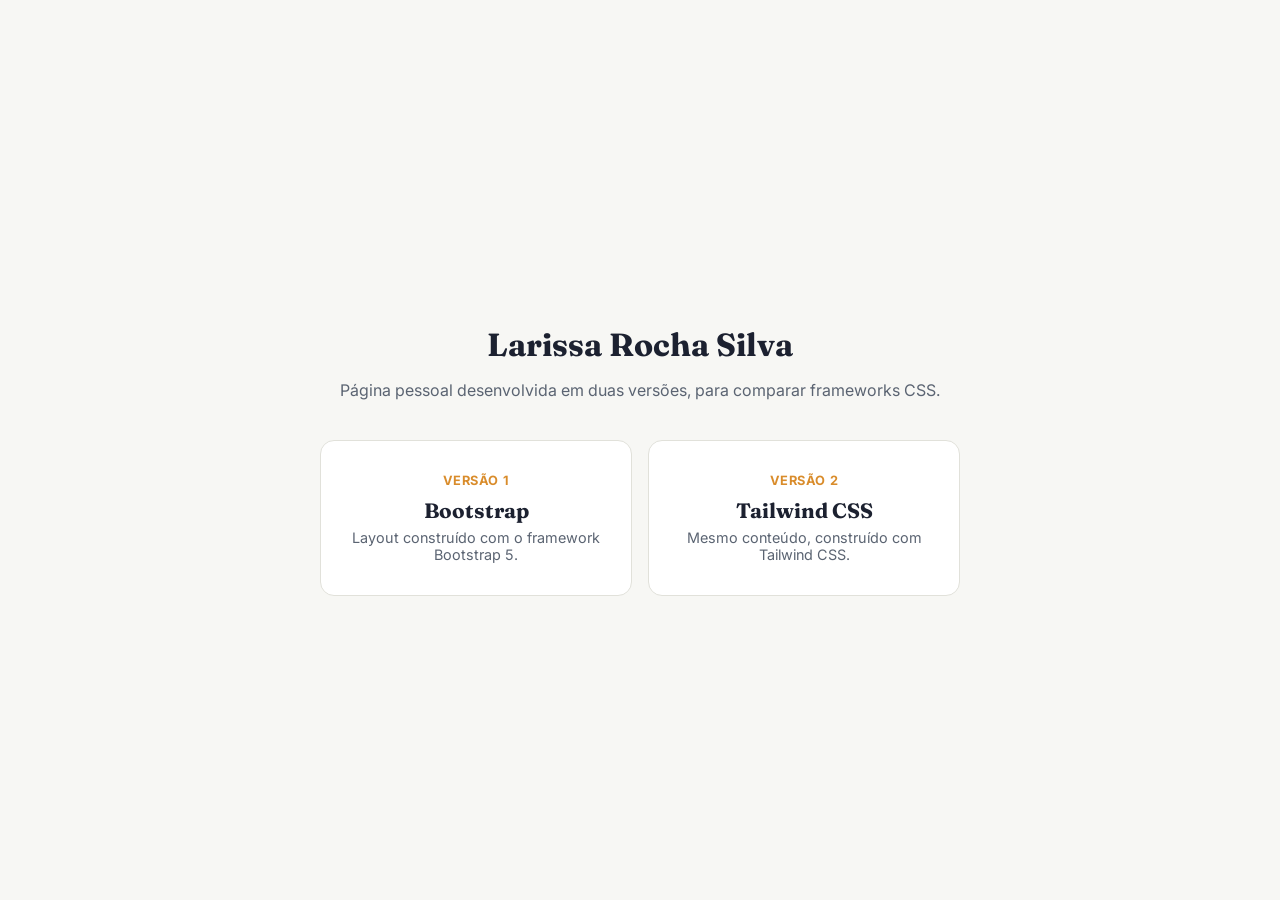
<file: index.html>
<!DOCTYPE html>
<html lang="pt-BR">
<head>
  <meta charset="UTF-8" />
  <meta name="viewport" content="width=device-width, initial-scale=1.0" />
  <title>Larissa Rocha Silva — Página Pessoal</title>
  <meta name="description" content="Ponto de entrada do projeto: escolha entre a versão Bootstrap ou Tailwind da página pessoal." />
  <link rel="preconnect" href="https://fonts.googleapis.com">
  <link href="https://fonts.googleapis.com/css2?family=Fraunces:wght@600&family=Inter:wght@400;600&display=swap" rel="stylesheet">
  <style>
    :root {
      --bg: #F7F7F4; --surface: #FFFFFF; --text: #1C2130; --text-muted: #5B6472;
      --border: #E1E1DA; --primary: #1B2A4A; --primary-2: #2F4373; --accent: #D98C2B;
    }
    @media (prefers-color-scheme: dark) {
      :root { --bg:#10141F; --surface:#171C2A; --text:#E7E9EE; --text-muted:#9AA3B2; --border:#2A3145; --primary-2:#A9BBE0; --accent:#E8A33D; }
    }
    * { box-sizing: border-box; }
    body {
      margin: 0; min-height: 100vh; display: flex; align-items: center; justify-content: center;
      background: var(--bg); color: var(--text); font-family: "Inter", sans-serif; padding: 2rem;
    }
    .wrap { max-width: 640px; text-align: center; }
    h1 { font-family: "Fraunces", serif; font-size: 2rem; margin-bottom: .5rem; }
    p.lede { color: var(--text-muted); margin-bottom: 2.5rem; }
    .options { display: flex; gap: 1rem; flex-wrap: wrap; justify-content: center; }
    .option {
      flex: 1 1 220px; border: 1px solid var(--border); background: var(--surface);
      border-radius: 14px; padding: 2rem 1.5rem; text-decoration: none; color: var(--text);
      transition: border-color .2s ease, transform .2s ease;
    }
    .option:hover { border-color: var(--accent); transform: translateY(-3px); }
    .option .tag { color: var(--accent); font-weight: 700; font-size: .8rem; text-transform: uppercase; letter-spacing: .04em; display:block; margin-bottom:.6rem; }
    .option h2 { font-family: "Fraunces", serif; font-size: 1.3rem; margin: 0 0 .4rem; }
    .option p { color: var(--text-muted); font-size: .9rem; margin: 0; }
  </style>
</head>
<body>
  <div class="wrap">
    <h1>Larissa Rocha Silva</h1>
    <p class="lede">Página pessoal desenvolvida em duas versões, para comparar frameworks CSS.</p>
    <div class="options">
      <a class="option" href="bootstrap/index.html">
        <span class="tag">Versão 1</span>
        <h2>Bootstrap</h2>
        <p>Layout construído com o framework Bootstrap 5.</p>
      </a>
      <a class="option" href="outro-framework/index.html">
        <span class="tag">Versão 2</span>
        <h2>Tailwind CSS</h2>
        <p>Mesmo conteúdo, construído com Tailwind CSS.</p>
      </a>
    </div>
  </div>
</body>
</html>
</file>
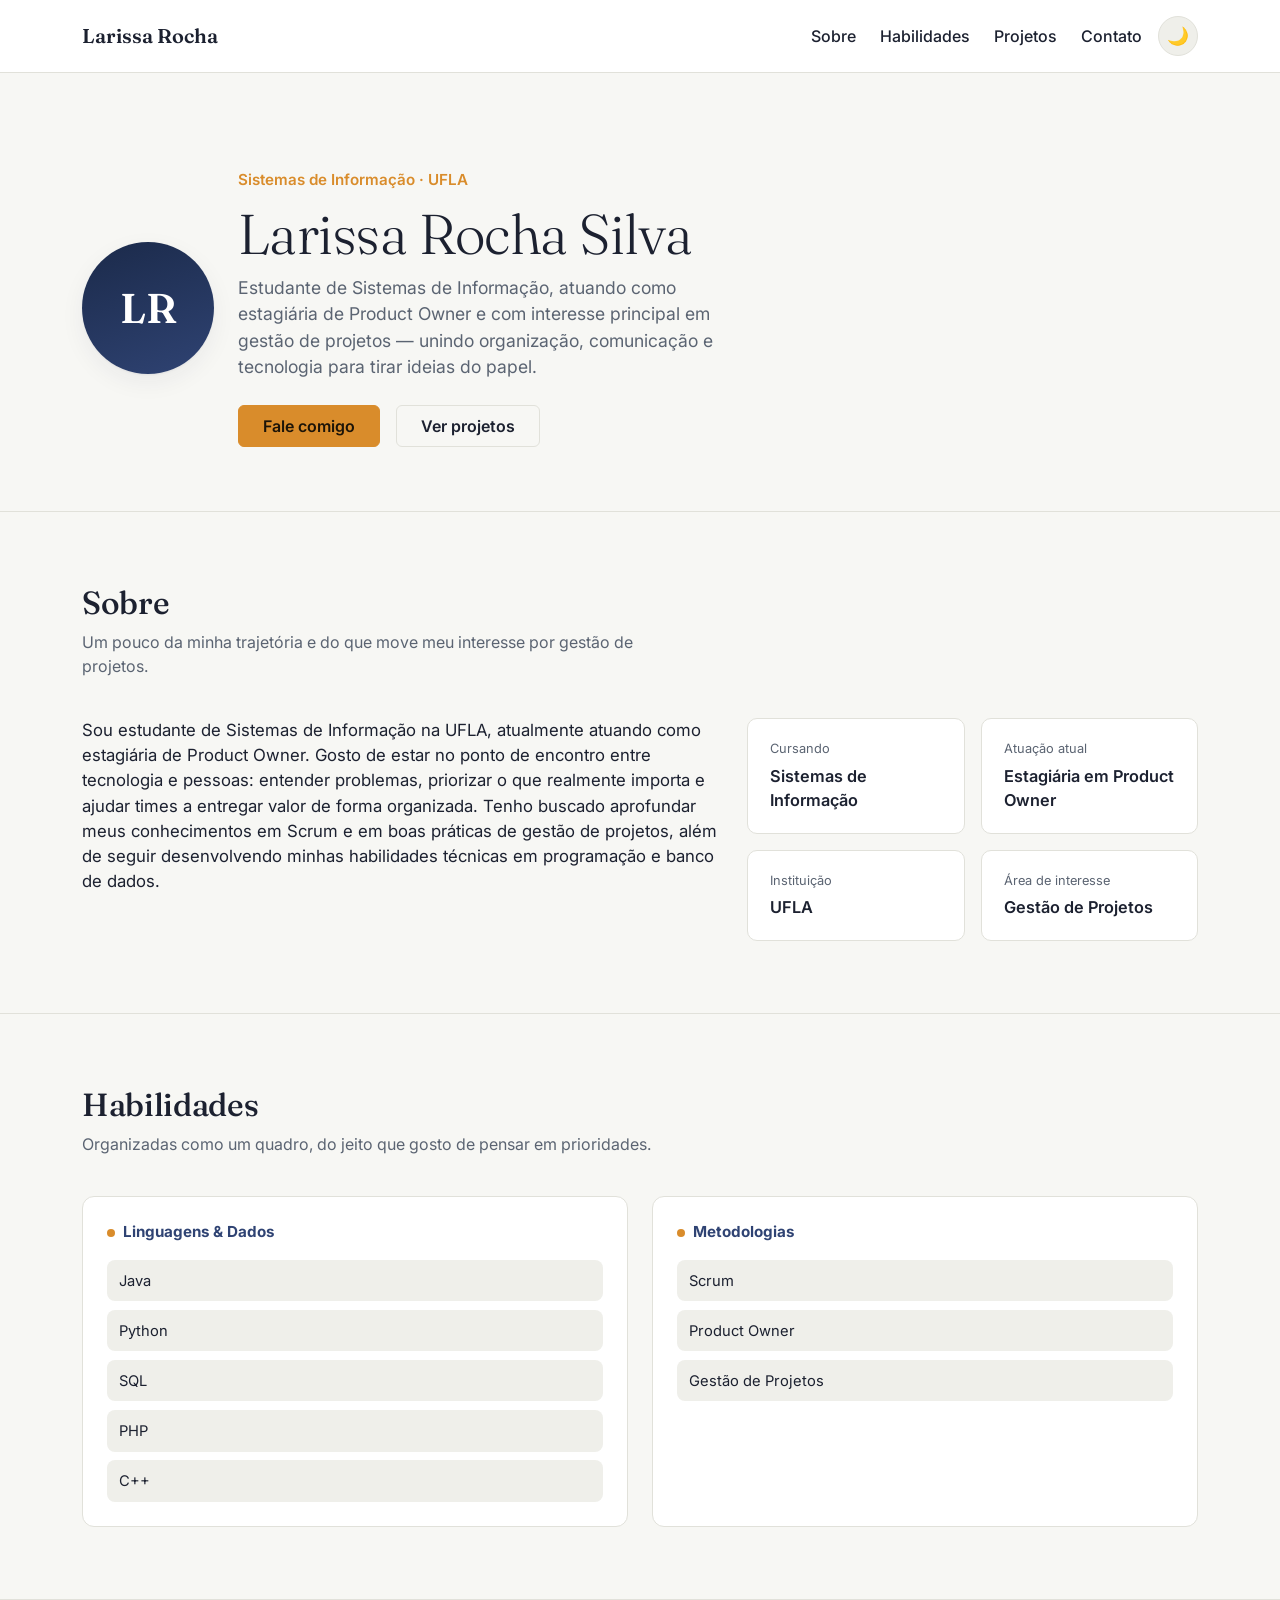
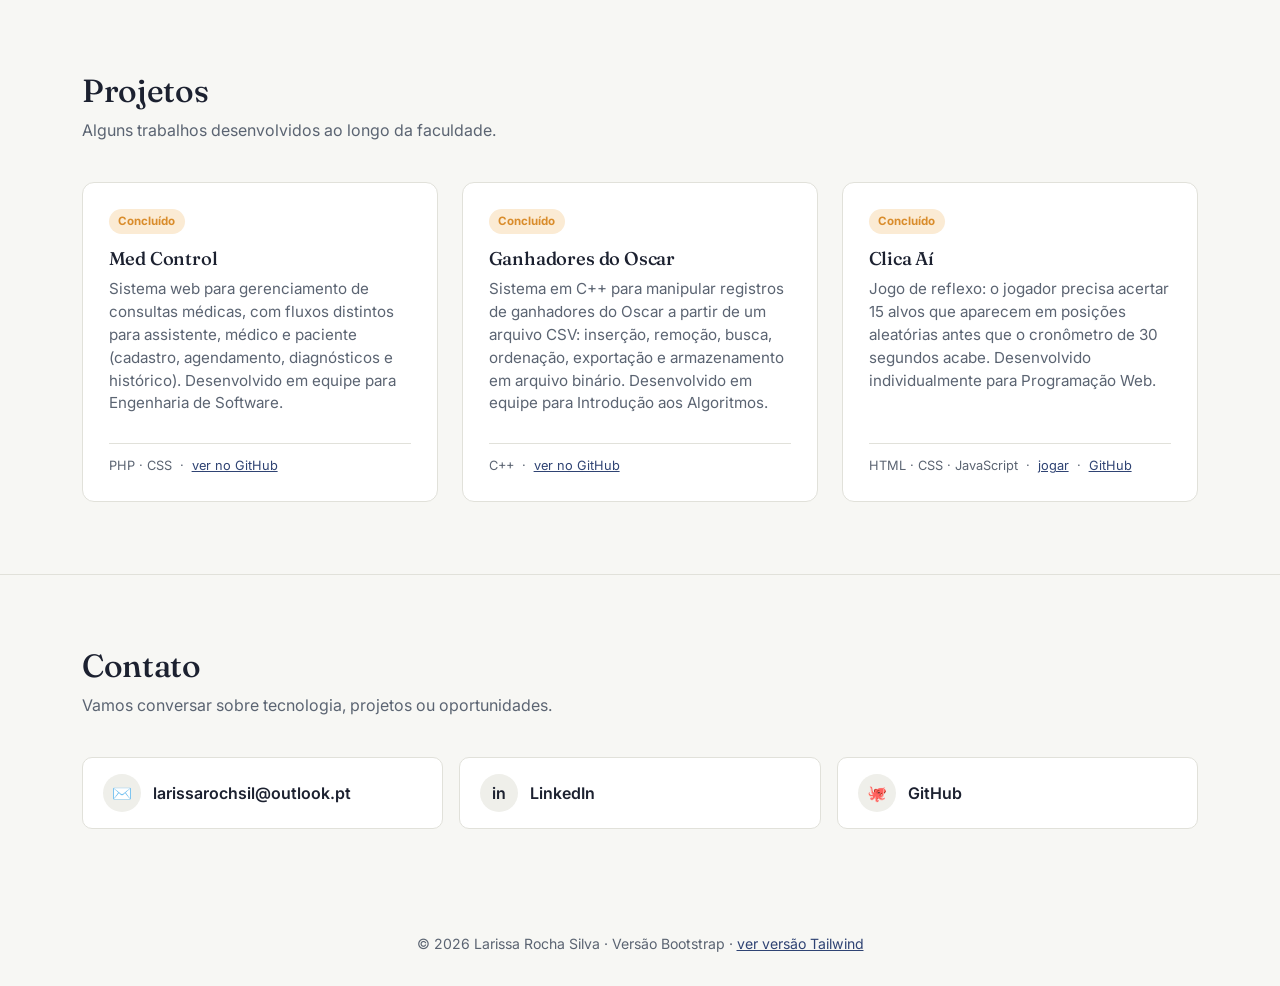
<file: bootstrap/index.html>
<!DOCTYPE html>
<html lang="pt-BR" data-theme="light">
<head>
  <meta charset="UTF-8" />
  <meta name="viewport" content="width=device-width, initial-scale=1.0" />
  <title>Larissa Rocha Silva — Página Pessoal</title>
  <meta name="description" content="Página pessoal de Larissa Rocha Silva, estudante de Sistemas de Informação e estagiária de Product Owner." />

  <!-- Google Fonts -->
  <link rel="preconnect" href="https://fonts.googleapis.com">
  <link href="https://fonts.googleapis.com/css2?family=Fraunces:wght@500;600;700&family=Inter:wght@400;500;600;700&display=swap" rel="stylesheet">

  <!-- Bootstrap 5 -->
  <link href="https://cdn.jsdelivr.net/npm/bootstrap@5.3.3/dist/css/bootstrap.min.css" rel="stylesheet">

  <!-- CSS customizado -->
  <link href="assets/css/style.css" rel="stylesheet">
</head>
<body>

  <!-- ===== Navbar ===== -->
  <nav class="navbar navbar-expand-md navbar-custom sticky-top py-3">
    <div class="container">
      <a class="navbar-brand navbar-brand-custom" href="#topo">Larissa Rocha</a>
      <button class="navbar-toggler" type="button" data-bs-toggle="collapse" data-bs-target="#navMenu">
        <span class="navbar-toggler-icon"></span>
      </button>
      <div class="collapse navbar-collapse" id="navMenu">
        <ul class="navbar-nav ms-auto align-items-md-center gap-md-2">
          <li class="nav-item"><a class="nav-link" href="#sobre">Sobre</a></li>
          <li class="nav-item"><a class="nav-link" href="#habilidades">Habilidades</a></li>
          <li class="nav-item"><a class="nav-link" href="#projetos">Projetos</a></li>
          <li class="nav-item"><a class="nav-link" href="#contato">Contato</a></li>
          <li class="nav-item mt-2 mt-md-0">
            <button id="theme-toggle-btn" class="theme-toggle" aria-label="Alternar tema">🌙</button>
          </li>
        </ul>
      </div>
    </div>
  </nav>

  <!-- ===== Hero ===== -->
  <header class="hero" id="topo">
    <div class="container">
      <div class="d-flex align-items-center gap-4 hero-flex">
        <div class="avatar-badge">LR</div>
        <div>
          <p class="hero-tagline mb-2">Sistemas de Informação · UFLA</p>
          <h1 class="display-4 display-serif mb-2">Larissa Rocha Silva</h1>
          <p class="hero-lede mb-4">
            Estudante de Sistemas de Informação, atuando como estagiária de Product Owner
            e com interesse principal em gestão de projetos — unindo organização,
            comunicação e tecnologia para tirar ideias do papel.
          </p>
          <div class="d-flex gap-3 flex-wrap">
            <a href="#contato" class="btn btn-accent px-4 py-2">Fale comigo</a>
            <a href="#projetos" class="btn btn-outline-custom px-4 py-2">Ver projetos</a>
          </div>
        </div>
      </div>
    </div>
  </header>

  <!-- ===== Sobre ===== -->
  <section class="section" id="sobre">
    <div class="container">
      <h2 class="section-title">Sobre</h2>
      <p class="section-sub">
        Um pouco da minha trajetória e do que move meu interesse por gestão de projetos.
      </p>
      <div class="row g-4">
        <div class="col-md-7">
          <p style="font-size: 1.05rem; color: var(--text); max-width: 62ch;">
            Sou estudante de Sistemas de Informação na UFLA, atualmente atuando como
            estagiária de Product Owner. Gosto de estar no ponto de encontro entre
            tecnologia e pessoas: entender problemas, priorizar o que realmente importa
            e ajudar times a entregar valor de forma organizada. Tenho buscado aprofundar
            meus conhecimentos em Scrum e em boas práticas de gestão de projetos, além de
            seguir desenvolvendo minhas habilidades técnicas em programação e banco de dados.
          </p>
        </div>
        <div class="col-md-5">
          <div class="row g-3">
            <div class="col-6">
              <div class="fact-card">
                <div class="fact-label">Cursando</div>
                <div class="fact-value">Sistemas de Informação</div>
              </div>
            </div>
            <div class="col-6">
              <div class="fact-card">
                <div class="fact-label">Atuação atual</div>
                <div class="fact-value">Estagiária em Product Owner</div>
              </div>
            </div>
            <div class="col-6">
              <div class="fact-card">
                <div class="fact-label">Instituição</div>
                <div class="fact-value">UFLA</div>
              </div>
            </div>
            <div class="col-6">
              <div class="fact-card">
                <div class="fact-label">Área de interesse</div>
                <div class="fact-value">Gestão de Projetos</div>
              </div>
            </div>
          </div>
        </div>
      </div>
    </div>
  </section>

  <!-- ===== Habilidades ===== -->
  <section class="section" id="habilidades">
    <div class="container">
      <h2 class="section-title">Habilidades</h2>
      <p class="section-sub">Organizadas como um quadro, do jeito que gosto de pensar em prioridades.</p>
      <div class="row g-4">
        <div class="col-md-6">
          <div class="board-col">
            <div class="board-col-title"><span class="dot"></span>Linguagens &amp; Dados</div>
            <div class="skill-chip"><span>Java</span></div>
            <div class="skill-chip"><span>Python</span></div>
            <div class="skill-chip"><span>SQL</span></div>
            <div class="skill-chip"><span>PHP</span></div>
            <div class="skill-chip"><span>C++</span></div>
          </div>
        </div>
        <div class="col-md-6">
          <div class="board-col">
            <div class="board-col-title"><span class="dot"></span>Metodologias</div>
            <div class="skill-chip"><span>Scrum</span></div>
            <div class="skill-chip"><span>Product Owner</span></div>
            <div class="skill-chip"><span>Gestão de Projetos</span></div>
          </div>
        </div>
      </div>
    </div>
  </section>

  <!-- ===== Projetos ===== -->
  <section class="section" id="projetos">
    <div class="container">
      <h2 class="section-title">Projetos</h2>
      <p class="section-sub">Alguns trabalhos desenvolvidos ao longo da faculdade.</p>
      <div class="row g-4">
        <div class="col-md-4">
          <div class="project-card">
            <span class="status-pill status-done">Concluído</span>
            <h3>Med Control</h3>
            <p>Sistema web para gerenciamento de consultas médicas, com fluxos distintos para assistente, médico e paciente (cadastro, agendamento, diagnósticos e histórico). Desenvolvido em equipe para Engenharia de Software.</p>
            <div class="tech-line">PHP · CSS &nbsp;·&nbsp; <a href="https://github.com/lari030/med-control" target="_blank" rel="noopener">ver no GitHub</a></div>
          </div>
        </div>
        <div class="col-md-4">
          <div class="project-card">
            <span class="status-pill status-done">Concluído</span>
            <h3>Ganhadores do Oscar</h3>
            <p>Sistema em C++ para manipular registros de ganhadores do Oscar a partir de um arquivo CSV: inserção, remoção, busca, ordenação, exportação e armazenamento em arquivo binário. Desenvolvido em equipe para Introdução aos Algoritmos.</p>
            <div class="tech-line">C++ &nbsp;·&nbsp; <a href="https://github.com/lari030/ganhadores-oscar" target="_blank" rel="noopener">ver no GitHub</a></div>
          </div>
        </div>
        <div class="col-md-4">
          <div class="project-card">
            <span class="status-pill status-done">Concluído</span>
            <h3>Clica Aí</h3>
            <p>Jogo de reflexo: o jogador precisa acertar 15 alvos que aparecem em posições aleatórias antes que o cronômetro de 30 segundos acabe. Desenvolvido individualmente para Programação Web.</p>
            <div class="tech-line">HTML · CSS · JavaScript &nbsp;·&nbsp; <a href="https://lari030.github.io/Clica-Ai/" target="_blank" rel="noopener">jogar</a> &nbsp;·&nbsp; <a href="https://github.com/lari030/Clica-Ai" target="_blank" rel="noopener">GitHub</a></div>
          </div>
        </div>
      </div>
    </div>
  </section>

  <!-- ===== Contato ===== -->
  <section class="section" id="contato">
    <div class="container">
      <h2 class="section-title">Contato</h2>
      <p class="section-sub">Vamos conversar sobre tecnologia, projetos ou oportunidades.</p>
      <div class="row g-3">
        <div class="col-md-4">
          <a class="contact-link" href="mailto:larissarochsil@outlook.pt">
            <span class="contact-icon">✉️</span>
            <span>larissarochsil@outlook.pt</span>
          </a>
        </div>
        <div class="col-md-4">
          <a class="contact-link" href="https://www.linkedin.com/in/larissa-rocha-317254327" target="_blank" rel="noopener">
            <span class="contact-icon">in</span>
            <span>LinkedIn</span>
          </a>
        </div>
        <div class="col-md-4">
          <a class="contact-link" href="https://github.com/lari030" target="_blank" rel="noopener">
            <span class="contact-icon">🐙</span>
            <span>GitHub</span>
          </a>
        </div>
      </div>
    </div>
  </section>

  <footer class="site-footer text-center">
    <div class="container">
      &copy; <span id="year"></span> Larissa Rocha Silva · Versão Bootstrap ·
      <a href="../outro-framework/index.html">ver versão Tailwind</a>
    </div>
  </footer>

  <script src="https://cdn.jsdelivr.net/npm/bootstrap@5.3.3/dist/js/bootstrap.bundle.min.js"></script>
  <script src="assets/js/theme.js"></script>
  <script>document.getElementById("year").textContent = new Date().getFullYear();</script>
</body>
</html>
</file>
<file: bootstrap/assets/css/style.css>
/* =========================================================
   Larissa Rocha Silva — Página Pessoal (versão Bootstrap)
   ========================================================= */

:root {
  --bg: #F7F7F4;
  --surface: #FFFFFF;
  --surface-2: #EFEFEA;
  --text: #1C2130;
  --text-muted: #5B6472;
  --border: #E1E1DA;
  --primary: #1B2A4A;
  --primary-2: #2F4373;
  --accent: #D98C2B;
  --accent-soft: #FBEBD4;
  --shadow: 0 1px 2px rgba(27, 42, 74, 0.06), 0 8px 24px rgba(27, 42, 74, 0.06);
}

[data-theme="dark"] {
  --bg: #10141F;
  --surface: #171C2A;
  --surface-2: #1E2436;
  --text: #E7E9EE;
  --text-muted: #9AA3B2;
  --border: #2A3145;
  --primary: #7C93C7;
  --primary-2: #A9BBE0;
  --accent: #E8A33D;
  --accent-soft: #2A2312;
  --shadow: 0 1px 2px rgba(0, 0, 0, 0.3), 0 12px 32px rgba(0, 0, 0, 0.35);
}

* { box-sizing: border-box; }

html { scroll-behavior: smooth; }

body {
  background: var(--bg);
  color: var(--text);
  font-family: "Inter", -apple-system, BlinkMacSystemFont, "Segoe UI", sans-serif;
  transition: background-color .25s ease, color .25s ease;
}

h1, h2, h3, .display-serif {
  font-family: "Fraunces", Georgia, serif;
  color: var(--text);
  letter-spacing: -0.01em;
}

a { color: var(--primary-2); }
a:hover { color: var(--accent); }

/* ---------- Navbar ---------- */
.navbar-custom {
  background: var(--surface);
  border-bottom: 1px solid var(--border);
}

.navbar-custom .nav-link {
  color: var(--text);
  font-weight: 500;
}

.navbar-custom .nav-link:hover { color: var(--accent); }

.navbar-brand-custom {
  font-family: "Fraunces", serif;
  font-weight: 600;
  color: var(--text) !important;
}

.theme-toggle {
  border: 1px solid var(--border);
  background: var(--surface-2);
  color: var(--text);
  border-radius: 999px;
  width: 40px;
  height: 40px;
  display: inline-flex;
  align-items: center;
  justify-content: center;
  font-size: 1.1rem;
  cursor: pointer;
}
.theme-toggle:hover { border-color: var(--accent); }

/* ---------- Hero ---------- */
.hero {
  padding: 6rem 0 4rem;
  border-bottom: 1px solid var(--border);
}

.hero-tagline {
  color: var(--accent);
  font-weight: 600;
  font-size: 0.95rem;
}

.hero-lede {
  color: var(--text-muted);
  max-width: 46ch;
  font-size: 1.1rem;
}

.avatar-badge {
  width: 132px;
  height: 132px;
  border-radius: 50%;
  background: linear-gradient(160deg, var(--primary), var(--primary-2));
  color: #fff;
  display: flex;
  align-items: center;
  justify-content: center;
  font-family: "Fraunces", serif;
  font-size: 2.6rem;
  font-weight: 600;
  box-shadow: var(--shadow);
  flex-shrink: 0;
}

.btn-accent {
  background: var(--accent);
  border-color: var(--accent);
  color: #1C1408;
  font-weight: 600;
}
.btn-accent:hover {
  background: #C67C1F;
  border-color: #C67C1F;
  color: #1C1408;
}

.btn-outline-custom {
  border: 1px solid var(--border);
  color: var(--text);
  font-weight: 600;
  background: transparent;
}
.btn-outline-custom:hover {
  border-color: var(--accent);
  color: var(--accent);
}

/* ---------- Section headings ---------- */
.section { padding: 4.5rem 0; border-bottom: 1px solid var(--border); }
.section:last-of-type { border-bottom: none; }

.section-title { margin-bottom: .5rem; }
.section-sub { color: var(--text-muted); max-width: 60ch; margin-bottom: 2.5rem; }

/* ---------- Sobre: fact board ---------- */
.fact-card {
  background: var(--surface);
  border: 1px solid var(--border);
  border-radius: 10px;
  padding: 1.25rem 1.4rem;
  height: 100%;
}
.fact-label {
  font-size: 0.8rem;
  color: var(--text-muted);
  margin-bottom: .35rem;
}
.fact-value { font-weight: 600; font-size: 1.02rem; }

/* ---------- Habilidades: colunas estilo quadro ---------- */
.board-col {
  background: var(--surface);
  border: 1px solid var(--border);
  border-radius: 12px;
  padding: 1.5rem;
  height: 100%;
}
.board-col-title {
  font-weight: 700;
  font-size: 0.95rem;
  color: var(--primary-2);
  margin-bottom: 1rem;
  display: flex;
  align-items: center;
  gap: .5rem;
}
.board-col-title .dot {
  width: 8px; height: 8px; border-radius: 50%;
  background: var(--accent);
  display: inline-block;
}
.skill-chip {
  display: flex;
  align-items: center;
  justify-content: space-between;
  padding: .6rem .75rem;
  border-radius: 8px;
  background: var(--surface-2);
  margin-bottom: .55rem;
  font-size: .92rem;
}
.skill-chip:last-child { margin-bottom: 0; }

/* ---------- Projetos ---------- */
.project-card {
  background: var(--surface);
  border: 1px solid var(--border);
  border-radius: 12px;
  padding: 1.6rem;
  height: 100%;
  display: flex;
  flex-direction: column;
}
.status-pill {
  align-self: flex-start;
  font-size: .72rem;
  font-weight: 700;
  padding: .25rem .6rem;
  border-radius: 999px;
  margin-bottom: .9rem;
}
.status-done { background: var(--accent-soft); color: var(--accent); }
.status-progress { background: rgba(58, 90, 156, .12); color: var(--primary-2); }

.project-card h3 { font-size: 1.15rem; margin-bottom: .5rem; }
.project-card p { color: var(--text-muted); font-size: .95rem; flex-grow: 1; }
.project-card .tech-line {
  font-size: .8rem;
  color: var(--text-muted);
  border-top: 1px solid var(--border);
  padding-top: .75rem;
  margin-top: .75rem;
}
.edit-flag {
  font-size: .72rem;
  color: var(--accent);
  font-weight: 600;
}

/* ---------- Contato ---------- */
.contact-link {
  display: flex;
  align-items: center;
  gap: .75rem;
  padding: 1rem 1.25rem;
  border: 1px solid var(--border);
  border-radius: 10px;
  background: var(--surface);
  color: var(--text);
  font-weight: 600;
  text-decoration: none;
  transition: border-color .2s ease, transform .2s ease;
}
.contact-link:hover {
  border-color: var(--accent);
  color: var(--text);
  transform: translateY(-2px);
}
.contact-icon {
  width: 38px; height: 38px;
  border-radius: 50%;
  background: var(--surface-2);
  display: flex; align-items: center; justify-content: center;
  flex-shrink: 0;
}

footer.site-footer {
  padding: 2rem 0;
  color: var(--text-muted);
  font-size: .88rem;
}

@media (max-width: 767.98px) {
  .hero { padding: 3.5rem 0 2.5rem; text-align: center; }
  .hero .d-flex.hero-flex { flex-direction: column; align-items: center; }
}
</file>
